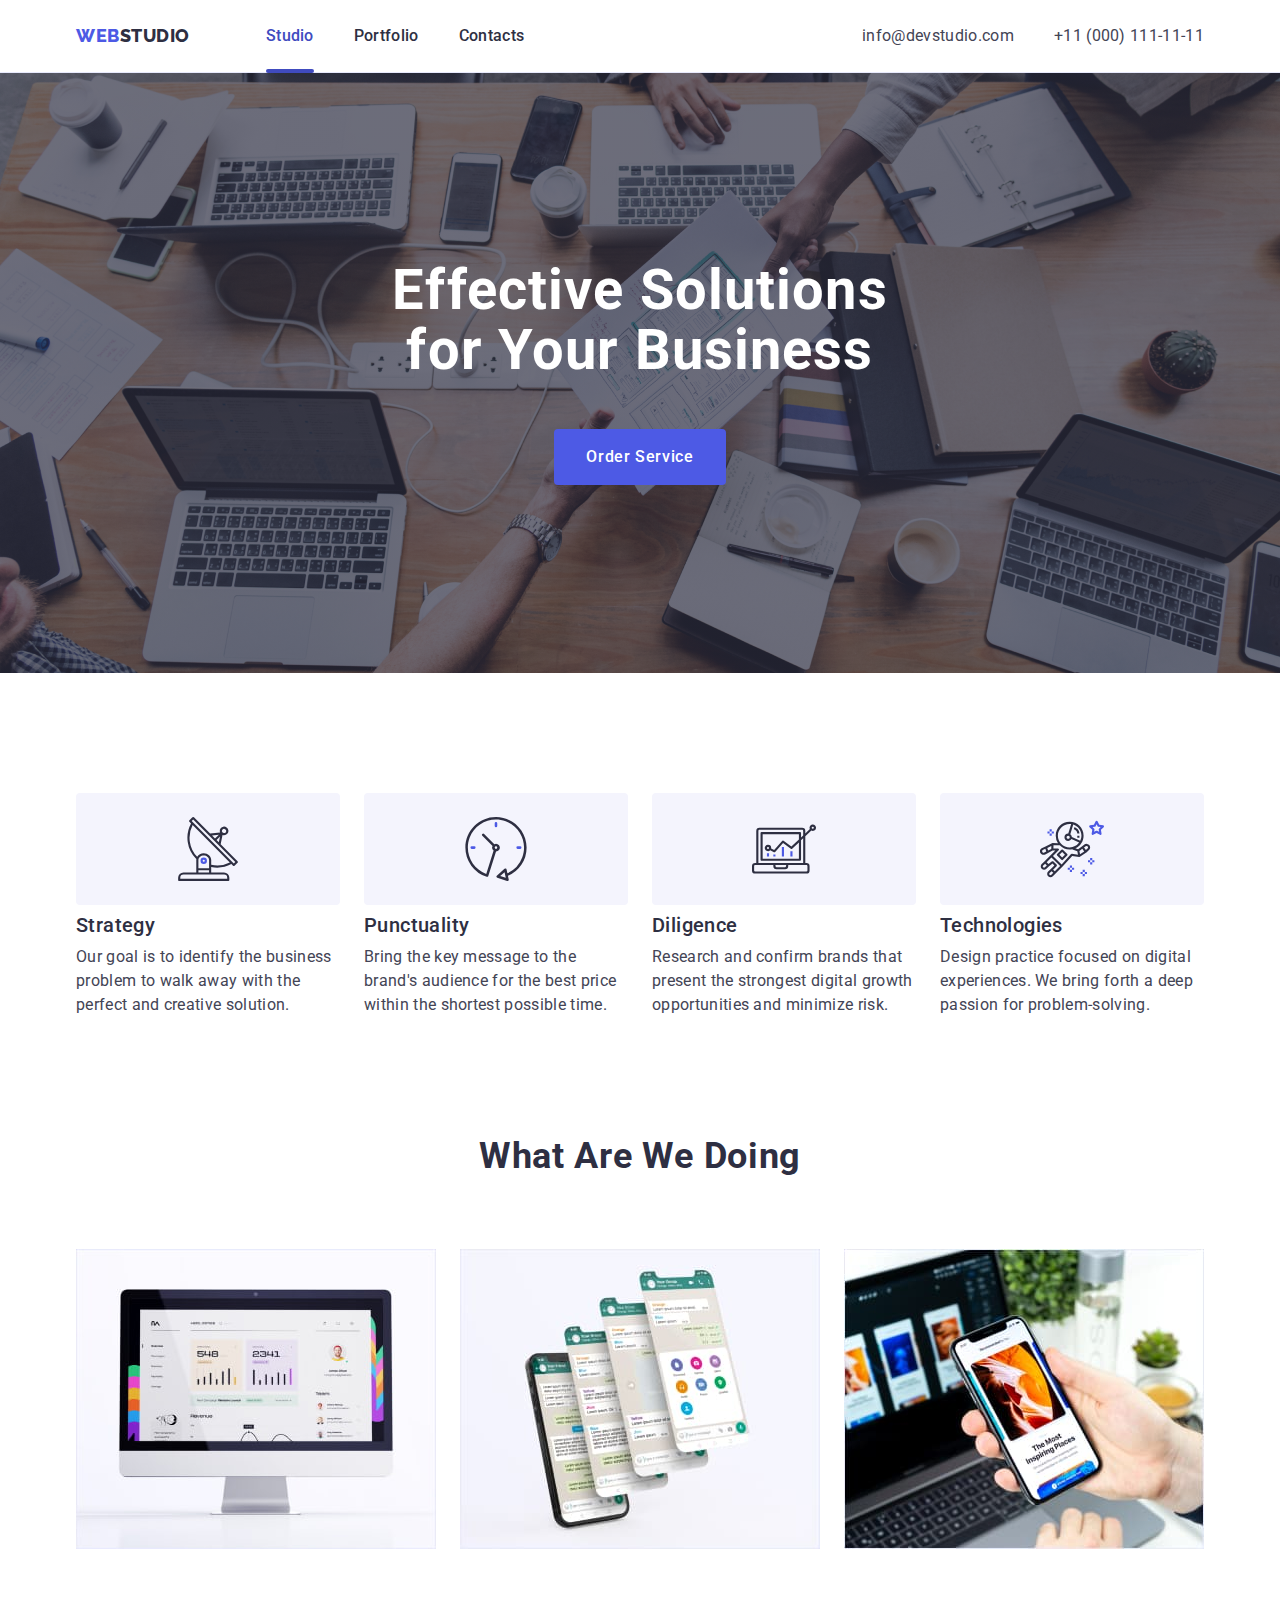
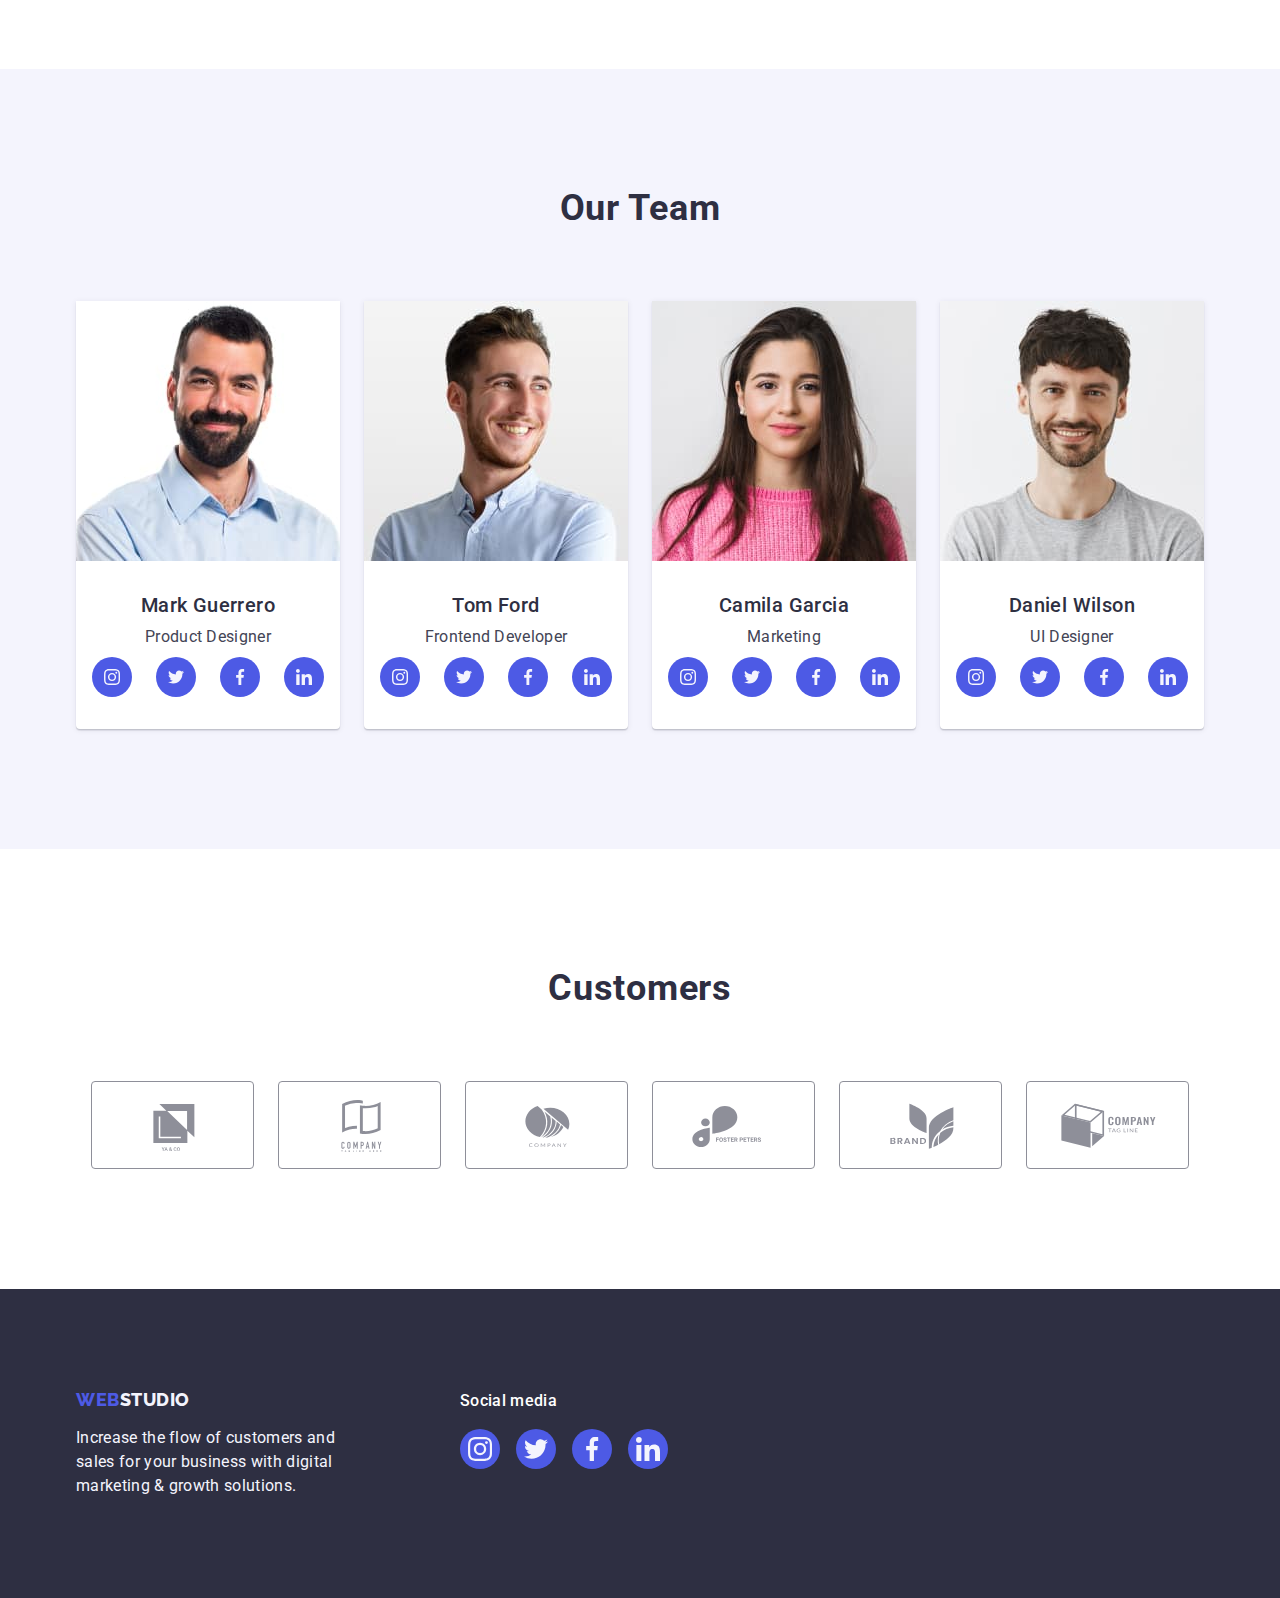
<file: index.html>
<!DOCTYPE html>
<html lang="en">
  <head>
    <meta charset="UTF-8" />
    <meta http-equiv="X-UA-Compatible" content="IE=edge" />
    <meta name="viewport" content="width=device-width, initial-scale=1.0" />
    <link rel="preconnect" href="https://fonts.googleapis.com" />
    <link rel="preconnect" href="https://fonts.gstatic.com" crossorigin />
    <link
      href="https://fonts.googleapis.com/css2?family=Montserrat:wght@400;700&family=Raleway:wght@800&family=Roboto+Mono:ital@1&family=Roboto:wght@400;500;700;900&family=Tangerine:wght@700&display=swap"
      rel="stylesheet"
    />
    <!-- Normalize -->
    <link
      rel="stylesheet"
      href="https://cdn.jsdelivr.net/npm/modern-normalize@2.0.0/modern-normalize.min.css"
    />
    <title>WebStudio</title>
    <link rel="stylesheet" href="./css/styles.css" />
  </head>
  <body class="body">
    <!-- Header -->
    <header class="header">
      <div class="header-container container">
        <nav class="header-nav list">
          <a class="logo link" href="./index.html">
            Web<span class="logo-span-dark">Studio</span>
          </a>
          <ul class="header-list list">
            <li class="header-item">
              <a class="header-item-id active link" href="./index.html"
                >Studio</a
              >
            </li>
            <li class="header-item">
              <a class="header-item-id link" href="./portfolio.html"
                >Portfolio</a
              >
            </li>
            <li class="header-item">
              <a class="header-item-id link" href="">Contacts</a>
            </li>
          </ul>
        </nav>
        <address class="header-adress">
          <ul class="header-contacts list">
            <li class="header-contacts-list link">
              <a
                class="header-contacts-link link"
                href="mailto:info@devstudio.com"
                >info@devstudio.com</a
              >
            </li>
            <li class="header-contacts-list link">
              <a class="header-contacts-link link" href="tel:+110001111111"
                >+11 (000) 111-11-11</a
              >
            </li>
          </ul>
        </address>
      </div>
    </header>
    <!-- Main -->
    <main class="main">
      <!-- Hero section -->
      <section class="section hero">
        <div class="hero-container container">
          <h1 class="hero-title">Effective Solutions for Your Business</h1>
          <button class="hero-btn" type="button" data-modal-open>
            Order Service
          </button>
        </div>
      </section>

      <!-- Features -->
      <section class="section features">
        <div class="container">
          <h2 class="features-title visually-hidden">Features</h2>
          <ul class="features-list list card-set">
            <li class="features-item card-set-item">
              <div class="icon-form">
                <svg class="icon" width="64" height="64">
                  <use href="./images/icons.svg#icon-antenna"></use>
                </svg>
              </div>
              <h3 class="features-item-title">Strategy</h3>
              <p class="features-item-text">
                Our goal is to identify the business problem to walk away with
                the perfect and creative solution.
              </p>
            </li>
            <li class="features-item card-set-item">
              <div class="icon-form">
                <svg class="icon" width="64" height="64">
                  <use href="./images/icons.svg#icon-clock"></use>
                </svg>
              </div>

              <h3 class="features-item-title">Punctuality</h3>
              <p class="features-item-text">
                Bring the key message to the brand's audience for the best price
                within the shortest possible time.
              </p>
            </li>
            <li class="features-item card-set-item">
              <div class="icon-form">
                <svg class="icon" width="64" height="64">
                  <use href="./images/icons.svg#icon-diagram"></use>
                </svg>
              </div>
              <h3 class="features-item-title">Diligence</h3>
              <p class="features-item-text">
                Research and confirm brands that present the strongest digital
                growth opportunities and minimize risk.
              </p>
            </li>
            <li class="features-item card-set-item">
              <div class="icon-form">
                <svg class="icon" width="64" height="64">
                  <use href="./images/icons.svg#icon-astronaut"></use>
                </svg>
              </div>
              <h3 class="features-item-title">Technologies</h3>
              <p class="features-item-text">
                Design practice focused on digital experiences. We bring forth a
                deep passion for problem-solving.
              </p>
            </li>
          </ul>
        </div>
      </section>
      <!-- What we do -->
      <section class="section product">
        <div class="container">
          <h2 class="product-title">What are we doing</h2>
          <ul class="product-list list card-set">
            <li class="product-item card-set-item">
              <img
                class="product-img"
                src="./images/monitor.jpg"
                alt="monitor"
                width="360"
                height="300"
              />
            </li>
            <li class="product-item card-set-item">
              <img
                class="product-img"
                src="./images/cascade.jpg"
                alt="cascade of websites above the smartphone"
                width="360"
                height="300"
              />
            </li>
            <li class="product-item card-set-item">
              <img
                class="product-img"
                src="./images/smartphone.jpg"
                alt="smartphone in hand"
                width="360"
                height="300"
              />
            </li>
          </ul>
        </div>
      </section>
      <!-- Our team -->
      <section class="section team">
        <div class="container">
          <h2 class="team-title">Our Team</h2>
          <ul class="team-list list card-set">
            <li class="team-faces card-set-item">
              <img
                class="team-photo"
                src="./images/our-team/mark.jpg"
                alt="A bearded man in a light shirt.Smiling and looks straight ahead"
                width="264"
                height="260"
              />
              <div class="team-name-pos">
                <h3 class="team-names">Mark Guerrero</h3>
                <p class="team-faces-position">Product Designer</p>

                <ul class="soc-list list">
                  <li class="soc-item">
                    <a href="" class="soc-link" aria-label="instagram">
                      <svg class="soc-icon" width="16" height="16">
                        <use href="./images/images.svg#icon-instagram"></use>
                      </svg>
                    </a>
                  </li>
                  <li class="soc-item">
                    <a href="" class="soc-link" aria-label="twitter">
                      <svg class="soc-icon" width="16" height="16">
                        <use href="./images/images.svg#icon-twitter"></use>
                      </svg>
                    </a>
                  </li>
                  <li class="soc-item">
                    <a href="" class="soc-link" aria-label="facebook">
                      <svg class="soc-icon" width="16" height="16">
                        <use href="./images/images.svg#icon-facebook"></use>
                      </svg>
                    </a>
                  </li>
                  <li class="soc-item">
                    <a href="" class="soc-link" aria-label="linkedin">
                      <svg class="soc-icon" width="16" height="16">
                        <use href="./images/images.svg#icon-linkedin"></use>
                      </svg>
                    </a>
                  </li>
                </ul>
              </div>
            </li>
            <li class="team-faces card-set-item">
              <img
                class="team-photo"
                src="./images/our-team/tom.jpg"
                alt="A bearded man in a light shirt.Smiling and looks to the right"
                width="264"
                height="260"
              />
              <div class="team-name-pos">
                <h3 class="team-names">Tom Ford</h3>
                <p class="team-faces-position">Frontend Developer</p>

                <ul class="soc-list list">
                  <li class="soc-item">
                    <a href="" class="soc-link" aria-label="instagram">
                      <svg class="soc-icon" width="16" height="16">
                        <use href="./images/images.svg#icon-instagram"></use>
                      </svg>
                    </a>
                  </li>
                  <li class="soc-item">
                    <a href="" class="soc-link" aria-label="instagram">
                      <svg class="soc-icon" width="16" height="16">
                        <use href="./images/images.svg#icon-twitter"></use>
                      </svg>
                    </a>
                  </li>
                  <li class="soc-item">
                    <a href="" class="soc-link" aria-label="instagram">
                      <svg class="soc-icon" width="16" height="16">
                        <use href="./images/images.svg#icon-facebook"></use>
                      </svg>
                    </a>
                  </li>
                  <li class="soc-item">
                    <a href="" class="soc-link" aria-label="instagram">
                      <svg class="soc-icon" width="16" height="16">
                        <use href="./images/images.svg#icon-linkedin"></use>
                      </svg>
                    </a>
                  </li>
                </ul>
              </div>
            </li>
            <li class="team-faces card-set-item">
              <img
                class="team-photo"
                src="./images/our-team/camilla.jpg"
                alt="A dark-haired girl in a pink sweater is smiling. She looks straight ahead "
                width="264"
                height="260"
              />
              <div class="team-name-pos">
                <h3 class="team-names">Camila Garcia</h3>
                <p class="team-faces-position">Marketing</p>

                <ul class="soc-list list">
                  <li class="soc-item">
                    <a href="" class="soc-link" aria-label="instagram">
                      <svg class="soc-icon" width="16" height="16">
                        <use href="./images/images.svg#icon-instagram"></use>
                      </svg>
                    </a>
                  </li>
                  <li class="soc-item">
                    <a href="" class="soc-link" aria-label="instagram">
                      <svg class="soc-icon" width="16" height="16">
                        <use href="./images/images.svg#icon-twitter"></use>
                      </svg>
                    </a>
                  </li>
                  <li class="soc-item">
                    <a href="" class="soc-link" aria-label="instagram">
                      <svg class="soc-icon" width="16" height="16">
                        <use href="./images/images.svg#icon-facebook"></use>
                      </svg>
                    </a>
                  </li>
                  <li class="soc-item">
                    <a href="" class="soc-link" aria-label="instagram">
                      <svg class="soc-icon" width="16" height="16">
                        <use href="./images/images.svg#icon-linkedin"></use>
                      </svg>
                    </a>
                  </li>
                </ul>
              </div>
            </li>
            <li class="team-faces card-set-item">
              <img
                class="team-photo"
                src="./images/our-team/daniel.jpg"
                alt="A bearded man in a light t-shirt.Smiling and looks straight ahead"
                width="264"
                height="260"
              />
              <div class="team-name-pos">
                <h3 class="team-names">Daniel Wilson</h3>
                <p class="team-faces-position">UI Designer</p>

                <ul class="soc-list list">
                  <li class="soc-item">
                    <a href="" class="soc-link" aria-label="instagram">
                      <svg class="soc-icon" width="16" height="16">
                        <use href="./images/images.svg#icon-instagram"></use>
                      </svg>
                    </a>
                  </li>
                  <li class="soc-item">
                    <a href="" class="soc-link" aria-label="instagram">
                      <svg class="soc-icon" width="16" height="16">
                        <use href="./images/images.svg#icon-twitter"></use>
                      </svg>
                    </a>
                  </li>
                  <li class="soc-item">
                    <a href="" class="soc-link" aria-label="instagram">
                      <svg class="soc-icon" width="16" height="16">
                        <use href="./images/images.svg#icon-facebook"></use>
                      </svg>
                    </a>
                  </li>
                  <li class="soc-item">
                    <a href="" class="soc-link" aria-label="instagram">
                      <svg class="soc-icon" width="16" height="16">
                        <use href="./images/images.svg#icon-linkedin"></use>
                      </svg>
                    </a>
                  </li>
                </ul>
              </div>
            </li>
          </ul>
        </div>
      </section>
      <!-- Customers -->
      <section class="section customers">
        <div class="customers-container container">
          <h2 class="customers-title">Customers</h2>
          <ul class="customers-list list">
            <li class="customers-item">
              <a href="" class="customers-link" aria-label="Logo 1">
                <svg class="customers-icon" width="104" height="56">
                  <use href="./images/images.svg#icon-logo_1"></use>
                </svg>
              </a>
            </li>
            <li class="customers-item">
              <a href="" class="customers-link" aria-label="Logo 2">
                <svg class="customers-icon" width="104" height="56">
                  <use href="./images/images.svg#icon-logo_2"></use>
                </svg>
              </a>
            </li>
            <li class="customers-item">
              <a href="" class="customers-link" aria-label="Logo 3">
                <svg class="customers-icon" width="104" height="56">
                  <use href="./images/images.svg#icon-logo_3"></use>
                </svg>
              </a>
            </li>
            <li class="customers-item">
              <a href="" class="customers-link" aria-label="Logo 4">
                <svg class="customers-icon" width="104" height="56">
                  <use href="./images/images.svg#icon-logo_4"></use>
                </svg>
              </a>
            </li>
            <li class="customers-item">
              <a href="" class="customers-link" aria-label="Logo 5">
                <svg class="customers-icon" width="104" height="56">
                  <use href="./images/images.svg#icon-logo_5"></use>
                </svg>
              </a>
            </li>
            <li class="customers-item">
              <a href="" class="customers-link" aria-label="Logo 6">
                <svg class="customers-icon" width="104" height="56">
                  <use href="./images/images.svg#icon-logo_6"></use>
                </svg>
              </a>
            </li>
          </ul>
        </div>
      </section>
    </main>
    <!-- Footer -->
    <footer class="footer">
      <div class="footer-container container">
        <div class="footer-logo-text">
          <a class="footer-logo logo link" href="./index.html"
            >Web<span class="logo-span-light">Studio</span>
          </a>
          <p class="footer-text">
            Increase the flow of customers and sales for your business with
            digital marketing & growth solutions.
          </p>
        </div>

        <div class="footer-soc-net">
          <p class="sm-title">Social media</p>
          <ul class="footer-soc-list list">
            <li class="footer-soc-item">
              <a href="" class="footer-soc-link" aria-label="instagram">
                <svg class="footer-soc-icon" width="24" height="24">
                  <use href="./images/images.svg#icon-instagram"></use>
                </svg>
              </a>
            </li>
            <li class="footer-soc-item">
              <a href="" class="footer-soc-link" aria-label="twitter">
                <svg class="footer-soc-icon" width="24" height="24">
                  <use href="./images/images.svg#icon-twitter"></use>
                </svg>
              </a>
            </li>
            <li class="footer-soc-item">
              <a href="" class="footer-soc-link" aria-label="facebook">
                <svg class="footer-soc-icon" width="24" height="24">
                  <use href="./images/images.svg#icon-facebook"></use>
                </svg>
              </a>
            </li>
            <li class="footer-soc-item">
              <a href="" class="footer-soc-link" aria-label="linkedin">
                <svg class="footer-soc-icon" width="24" height="24">
                  <use href="./images/images.svg#icon-linkedin"></use>
                </svg>
              </a>
            </li>
          </ul>
        </div>
      </div>
    </footer>
    <!-- Modal window -->
    <div class="backdrop is-hidden" data-modal>
      <div class="modal">
        <button type="button" class="modal-btn" data-modal-close>
          <svg class="modal-icon" width="8" height="8">
            <use href="./images/icons.svg#x-close"></use>
          </svg>
        </button>
      </div>
    </div>
    <script src="./js/modal.js"></script>
  </body>
</html>
</file>
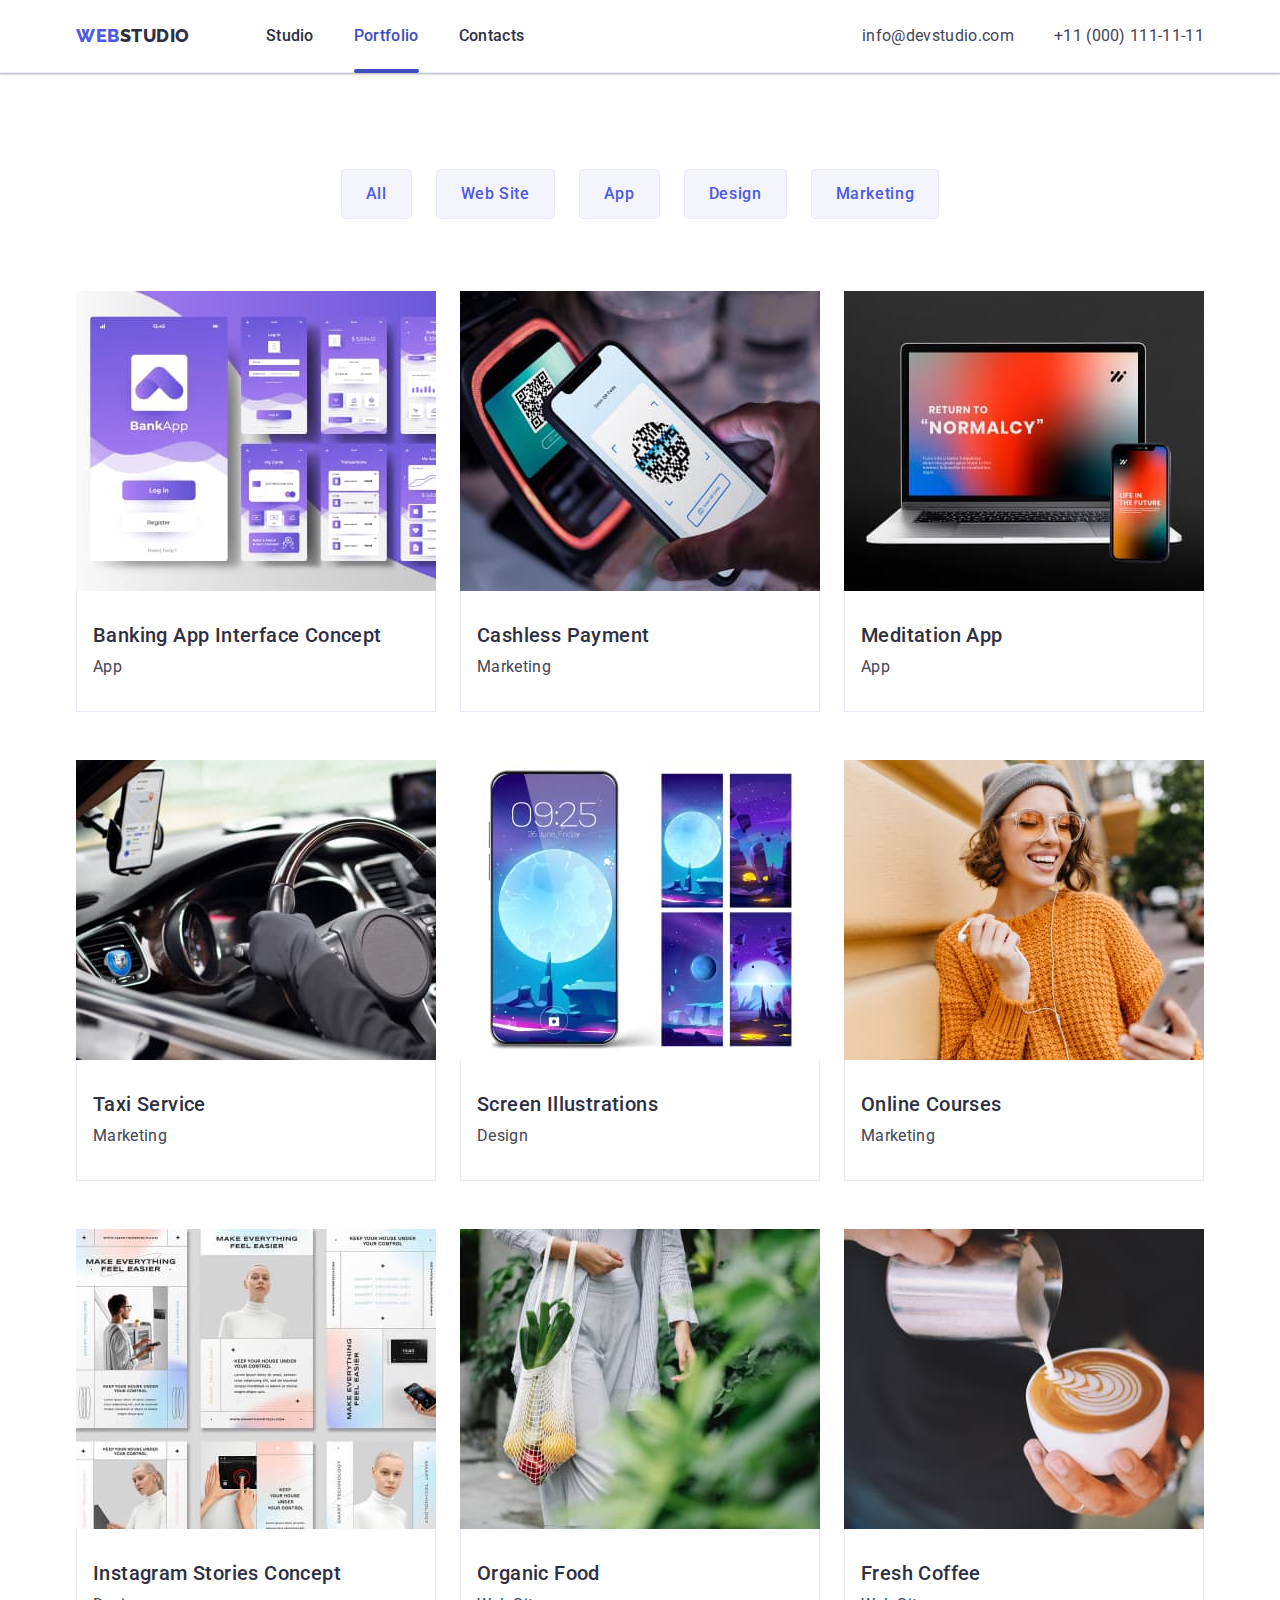
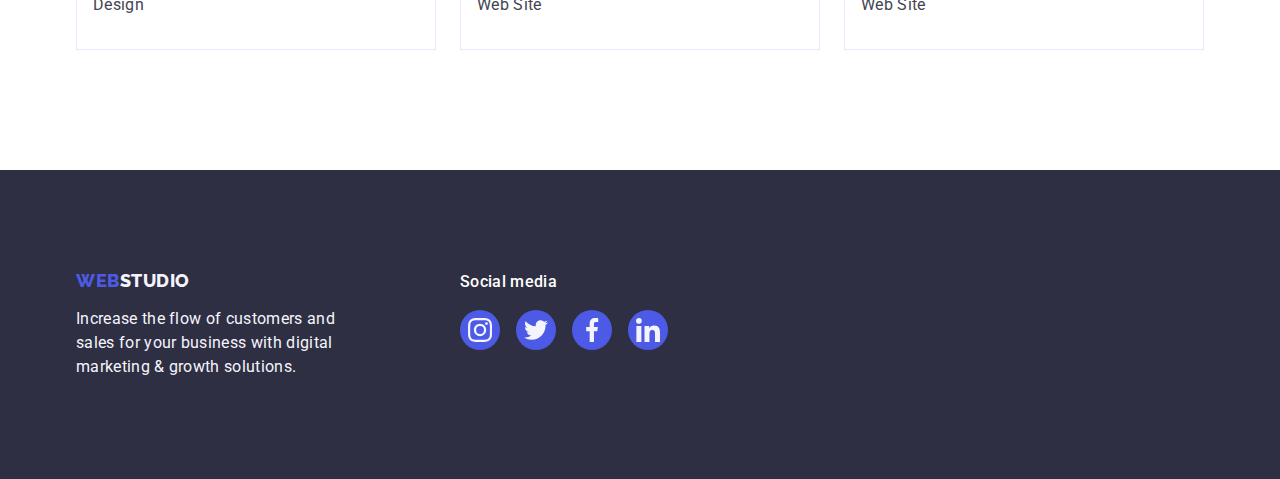
<file: portfolio.html>
<!DOCTYPE html>
<html lang="en">
  <head>
    <meta charset="UTF-8" />
    <meta http-equiv="X-UA-Compatible" content="IE=edge" />
    <meta name="viewport" content="width=device-width, initial-scale=1.0" />
    <!-- Fonts -->
    <link rel="preconnect" href="https://fonts.googleapis.com" />
    <link rel="preconnect" href="https://fonts.gstatic.com" crossorigin />
    <link
      href="https://fonts.googleapis.com/css2?family=Montserrat:wght@400;700&family=Raleway:wght@800&family=Roboto+Mono:ital@1&family=Roboto:wght@400;500;700;900&family=Tangerine:wght@700&display=swap"
      rel="stylesheet"
    />
    <!-- Normalize -->
    <link
      rel="stylesheet"
      href="https://cdn.jsdelivr.net/npm/modern-normalize@2.0.0/modern-normalize.min.css"
    />

    <title>WebStudio</title>
    <link href="./css/styles.css" rel="stylesheet" />
  </head>
  <body class="body">
    <!-- Header -->
    <header class="header">
      <div class="header-container container">
        <nav class="header-nav list">
          <a class="logo link" href="./index.html">
            Web<span class="logo-span-dark">Studio</span>
          </a>
          <ul class="header-list list">
            <li class="header-item">
              <a class="header-item-id link" href="./index.html">Studio</a>
            </li>
            <li class="header-item">
              <a class="header-item-id active link" href="./portfolio.html"
                >Portfolio</a
              >
            </li>
            <li class="header-item">
              <a class="header-item-id link" href="">Contacts</a>
            </li>
          </ul>
        </nav>
        <address class="header-adress">
          <ul class="header-contacts list">
            <li class="header-contacts-list link">
              <a
                class="header-contacts-link link"
                href="mailto:info@devstudio.com"
                >info@devstudio.com</a
              >
            </li>
            <li class="header-contacts-list link">
              <a class="header-contacts-link link" href="tel:+110001111111"
                >+11 (000) 111-11-11</a
              >
            </li>
          </ul>
        </address>
      </div>
    </header>
    <!-- Portfolio main  -->
    <main class="main">
      <section class="section portfolio">
        <div class="container">
          <h1 class="pf-title visually-hidden">Portfolio</h1>
          <!--Portfolio buttons -->
          <ul class="pf-list list">
            <li class="pf-item">
              <button class="pf-btn" type="button">All</button>
            </li>
            <li class="pf-item">
              <button class="pf-btn" type="button">Web Site</button>
            </li>
            <li class="pf-item">
              <button class="pf-btn" type="button">App</button>
            </li>
            <li class="pf-item">
              <button class="pf-btn" type="button">Design</button>
            </li>
            <li class="pf-item">
              <button class="pf-btn" type="button">Marketing</button>
            </li>
          </ul>
          <!-- Porfolio links -->
          <ul class="pf-links list card-set">
            <li class="pf-info card-set-item">
              <a class="pf-info-links link" href="./portfolio.html"
                ><div class="pf-img-wrapper">
                  <img
                    class="pf-img"
                    src="./images/Portfolio-links/banking.jpg"
                    alt="Picnures of banking apps"
                    width="360"
                    height="300"
                  />

                  <p class="overlay overlay-text">
                    14 Stylish and User-Friendly App Design Concepts · Task
                    Manager App · Calorie Tracker App · Exotic Fruit Ecommerce
                    App · Cloud Storage App
                  </p>
                </div>
                <div class="pf-subtext">
                  <h2 class="pf-subtitle">Banking App Interface Concept</h2>
                  <p class="pf-text">App</p>
                </div>
              </a>
            </li>
            <li class="pf-info card-set-item">
              <a class="pf-info-links link" href="./portfolio.html"
                ><div class="pf-img-wrapper">
                  <img
                    class="pf-img"
                    src="./images/Portfolio-links/cashless.jpg"
                    alt="Phone scanning QR-code"
                    width="360"
                    height="300"
                  />

                  <p class="overlay overlay-text">
                    14 Stylish and User-Friendly App Design Concepts · Task
                    Manager App · Calorie Tracker App · Exotic Fruit Ecommerce
                    App · Cloud Storage App
                  </p>
                </div>

                <div class="pf-subtext">
                  <h2 class="pf-subtitle">Cashless Payment</h2>
                  <p class="pf-text">Marketing</p>
                </div>
              </a>
            </li>
            <li class="pf-info card-set-item">
              <a class="pf-info-links link" href="./portfolio.html">
                <div class="pf-img-wrapper">
                  <img
                    class="pf-img"
                    src="./images/Portfolio-links/meditation.jpg"
                    alt="Notebook and smartphone"
                    width="360"
                    height="300"
                  />

                  <p class="overlay overlay-text">
                    14 Stylish and User-Friendly App Design Concepts · Task
                    Manager App · Calorie Tracker App · Exotic Fruit Ecommerce
                    App · Cloud Storage App
                  </p>
                </div>
                <div class="pf-subtext">
                  <h2 class="pf-subtitle">Meditation App</h2>
                  <p class="pf-text">App</p>
                </div>
              </a>
            </li>
            <li class="pf-info card-set-item">
              <a class="pf-info-links link" href="./portfolio.html">
                <div class="pf-img-wrapper">
                  <img
                    class="pf-img"
                    src="./images/Portfolio-links/taxi.jpg"
                    alt="Hand on steering wheel"
                    width="360"
                    height="300"
                  />

                  <p class="overlay overlay-text">
                    14 Stylish and User-Friendly App Design Concepts · Task
                    Manager App · Calorie Tracker App · Exotic Fruit Ecommerce
                    App · Cloud Storage App
                  </p>
                </div>
                <div class="pf-subtext">
                  <h2 class="pf-subtitle">Taxi Service</h2>
                  <p class="pf-text">Marketing</p>
                </div>
              </a>
            </li>
            <li class="pf-info card-set-item">
              <a class="pf-info-links link" href="./portfolio.html">
                <div class="pf-img-wrapper">
                  <img
                    class="pf-img"
                    src="./images/Portfolio-links/screen.jpg"
                    alt="Different looks of smartphone pages"
                    width="360"
                    height="300"
                  />

                  <p class="overlay overlay-text">
                    14 Stylish and User-Friendly App Design Concepts · Task
                    Manager App · Calorie Tracker App · Exotic Fruit Ecommerce
                    App · Cloud Storage App
                  </p>
                </div>
                <div class="pf-subtext">
                  <h2 class="pf-subtitle">Screen Illustrations</h2>
                  <p class="pf-text">Design</p>
                </div>
              </a>
            </li>
            <li class="pf-info card-set-item">
              <a class="pf-info-links link" href="./portfolio.html"
                ><div class="pf-img-wrapper">
                  <img
                    class="pf-img"
                    src="./images/Portfolio-links/online.jpg"
                    alt="Smiling girl in glasses"
                    width="360"
                    height="300"
                  />

                  <p class="overlay overlay-text">
                    14 Stylish and User-Friendly App Design Concepts · Task
                    Manager App · Calorie Tracker App · Exotic Fruit Ecommerce
                    App · Cloud Storage App
                  </p>
                </div>
                <div class="pf-subtext">
                  <h2 class="pf-subtitle">Online Courses</h2>
                  <p class="pf-text">Marketing</p>
                </div>
              </a>
            </li>
            <li class="pf-info card-set-item">
              <a class="pf-info-links link" href="./portfolio.html"
                ><div class="pf-img-wrapper">
                  <img
                    class="pf-img"
                    src="./images/Portfolio-links/insta.jpg"
                    alt="A few pages from insagram"
                    width="360"
                    height="300"
                  />

                  <p class="overlay overlay-text">
                    14 Stylish and User-Friendly App Design Concepts · Task
                    Manager App · Calorie Tracker App · Exotic Fruit Ecommerce
                    App · Cloud Storage App
                  </p>
                </div>
                <div class="pf-subtext">
                  <h2 class="pf-subtitle">Instagram Stories Concept</h2>
                  <p class="pf-text">Design</p>
                </div>
              </a>
            </li>
            <li class="pf-info card-set-item">
              <a class="pf-info-links link" href="./portfolio.html"
                ><div class="pf-img-wrapper">
                  <img
                    class="pf-img"
                    src="./images/Portfolio-links/organic.jpg"
                    alt="Girl holding the bag wsth vegetables"
                    width="360"
                    height="300"
                  />

                  <p class="overlay overlay-text">
                    14 Stylish and User-Friendly App Design Concepts · Task
                    Manager App · Calorie Tracker App · Exotic Fruit Ecommerce
                    App · Cloud Storage App
                  </p>
                </div>
                <div class="pf-subtext">
                  <h2 class="pf-subtitle">Organic Food</h2>
                  <p class="pf-text">Web Site</p>
                </div>
              </a>
            </li>
            <li class="pf-info card-set-item">
              <a class="pf-info-links link" href="./portfolio.html"
                ><div class="pf-img-wrapper">
                  <img
                    class="pf-img"
                    src="./images/Portfolio-links/fresh.jpg"
                    alt="Making coffee"
                    width="360"
                    height="300"
                  />

                  <p class="overlay overlay-text">
                    14 Stylish and User-Friendly App Design Concepts · Task
                    Manager App · Calorie Tracker App · Exotic Fruit Ecommerce
                    App · Cloud Storage App
                  </p>
                </div>
                <div class="pf-subtext">
                  <h2 class="pf-subtitle">Fresh Coffee</h2>
                  <p class="pf-text">Web Site</p>
                </div>
              </a>
            </li>
          </ul>
        </div>
      </section>
    </main>
    <!-- Footer -->
    <footer class="footer">
      <div class="footer-container container">
        <div class="footer-logo-text">
          <a class="footer-logo logo link" href="./index.html"
            >Web<span class="logo-span-light">Studio</span>
          </a>
          <p class="footer-text">
            Increase the flow of customers and sales for your business with
            digital marketing & growth solutions.
          </p>
        </div>

        <div class="footer-soc-net">
          <p class="sm-title">Social media</p>
          <ul class="footer-soc-list list">
            <li class="footer-soc-item">
              <a href="" class="footer-soc-link" aria-label="instagram">
                <svg class="footer-soc-icon" width="24" height="24">
                  <use href="./images/images.svg#icon-instagram"></use>
                </svg>
              </a>
            </li>
            <li class="footer-soc-item">
              <a href="" class="footer-soc-link" aria-label="twitter">
                <svg class="footer-soc-icon" width="24" height="24">
                  <use href="./images/images.svg#icon-twitter"></use>
                </svg>
              </a>
            </li>
            <li class="footer-soc-item">
              <a href="" class="footer-soc-link" aria-label="facebook">
                <svg class="footer-soc-icon" width="24" height="24">
                  <use href="./images/images.svg#icon-facebook"></use>
                </svg>
              </a>
            </li>
            <li class="footer-soc-item">
              <a href="" class="footer-soc-link" aria-label="linkedin">
                <svg class="footer-soc-icon" width="24" height="24">
                  <use href="./images/images.svg#icon-linkedin"></use>
                </svg>
              </a>
            </li>
          </ul>
        </div>
      </div>
    </footer>
  </body>
</html>
</file>
<file: css/styles.css>
body {
  font-family: 'Roboto', sans-serif;
  background-color: var(--background-light);
  color: var(--main-text-color);
}
/* Common clases */

.container {
  width: 1158px;
  margin-right: auto;
  margin-left: auto;
  padding-right: 15px;
  padding-left: 15px;
}

.section {
}

.logo {
  font-family: 'Raleway', sans-serif;
  font-style: normal;
  font-weight: 800;
  font-size: 18px;
  line-height: 1.17;
  letter-spacing: 0.03em;
  color: #4d5ae5;
  text-transform: uppercase;
  margin-right: 76px;
  margin-bottom: px;
  display: inline-block;
}

.card-set {
  display: flex;
  flex-wrap: wrap;
  row-gap: var(--indent-horisontal);
  column-gap: var(--indent-vertical);
}
.card-set-item {
  width: calc(
    (100% - (var(--items)-1) * var(--indent-vertical)) / var(--items)
  );
}
.icon-form {
  display: flex;
  align-items: center;
  width: 264px;
  height: 112px;
  margin-bottom: 8px;
  border-radius: 4px;
  background-color: #f4f4fd;
  justify-content: center;
}

.icon {
}

/* Reset */

h1,
h2,
h3,
h4,
h5,
h6,
p {
  margin: 0;
}
ul {
  margin: 0;
  padding: 0;
}

img {
  display: block;
}

.link {
  text-decoration: none;
}
.list {
  list-style: none;
}

:root {
  --background-dark: #2e2f42;
  --background-light: #ffffff;
  --main-tittle-color: #2e2f42;
  --main-text-color: #434455;
  --text-light-color: #ffffff;
  --items: 1;
  --indent-vertical: 24px;
  --indent-horisontal: 48px;
}

/* Header styles */

.header {
  border-bottom: 1px solid #e7e9fc;
  box-shadow: 0px 2px 1px rgba(46, 47, 66, 0.08),
    0px 1px 1px rgba(46, 47, 66, 0.16), 0px 1px 6px rgba(46, 47, 66, 0.08);
}

.header-container {
  display: flex;
  align-items: center;
  justify-content: space-between;
}

.header-nav {
  display: flex;
  align-items: center;
  font-style: normal;
  font-weight: 500;
  font-size: 16px;
  line-height: 1.5;
  letter-spacing: 0.02em;
  color: var(--main-tittle-color);
}

.logo-span-dark {
  color: var(--main-tittle-color);
}

.header-list {
  display: flex;
  list-style: none;
  gap: 40px;
}

.header-item {
}

.header-item-id {
  position: relative;
  font-weight: 500;
  font-size: 16px;
  line-height: 1.5;
  letter-spacing: 0.02em;
  color: #2e2f42;
  padding: 24px 0;
  display: block;

  transition-property: color;
  transition-duration: 250ms;
  transition-timing-function: cubic-bezier(0.4, 0, 0.2, 1);
}
.active {
  color: #404bbf;
}

.header-item-id.active::after {
  content: '';
  position: absolute;
  bottom: 0;
  left: 0;
  display: block;
  width: 100%;
  height: 4px;
  background-color: #404bbf;
  border-radius: 2px;
  bottom: -1px;
}

.header-item-id:hover,
.header-item-id:focus {
  color: #404bbf;
}

.header-adress {
  display: flex;
  font-style: normal;
}

.header-contacts {
  display: flex;
  align-items: center;
  gap: 40px;
  list-style: none;
}

.header-contacts-list {
}

.header-contacts-link {
  font-style: normal;
  font-weight: 400;
  font-size: 16px;
  line-height: 1.5;
  letter-spacing: 0.02em;
  color: var(--main-text-color);
  transition-property: color;
  transition-duration: 250ms;
  transition-timing-function: cubic-bezier(0.4, 0, 0.2, 1);
}

.header-contacts-link:hover,
.header-contacts-link:focus {
  color: #404bbf;
}

/* Hero styles */

.hero {
  background-color: #2e2f42;
  padding-top: 188px;
  padding-bottom: 188px;
  background-image: linear-gradient(
      rgba(46, 47, 66, 0.7),
      rgba(46, 47, 66, 0.7)
    ),
    url(../images/hero-img.jpg);
  background-repeat: no-repeat;
  background-position: center;
  background-size: cover;
  max-width: 1440px;
  margin: 0 auto;
}

.hero-container {
}

.hero-title {
  font-weight: 700;
  font-size: 56px;
  line-height: 1.07;
  text-align: center;
  letter-spacing: 0.02em;
  color: var(--text-light-color);
  height: 120px;
  margin-bottom: 48px;
  max-width: 496px;
  margin-left: auto;
  margin-right: auto;
}

.hero-btn {
  font-size: 16px;
  line-height: 1.5;
  letter-spacing: 0.04em;
  font-weight: 500;
  background-color: #4d5ae5;
  color: var(--text-light-color);
  cursor: pointer;
  display: block;
  padding: 16px 32px;
  /* align-items: center; */
  min-width: 169px;
  height: 56px;
  border: none;
  border-radius: 4px;
  margin: auto;
  transition-property: background-color;
  transition-duration: 250ms;
  transition-timing-function: cubic-bezier(0.4, 0, 0.2, 1);
}

.hero-btn:hover,
.hero-btn:focus {
  background-color: #404bbf;
}

/* Features styles */

.features {
  padding: 120px 0;
}

.features-title {
  font-weight: 500;
  font-size: 20px;
  line-height: 1.2;
  letter-spacing: 0.02em;
  color: var(--main-tittle-color);
  visibility: hidden;
}
.visually-hidden {
  position: absolute;
  width: 1px;
  height: 1px;
  margin: -1px;
  border: 0;
  padding: 0;

  white-space: nowrap;
  clip-path: inset(100%);
  clip: rect(0 0 0 0);
  overflow: hidden;
}

.features-list {
  display: flex;
  justify-content: space-between;
  gap: 24px;
  --items: 4;
}

.features-item {
  width: 264px;
}

.features-item-title {
  font-weight: 500;
  font-size: 20px;
  line-height: 1.2;
  letter-spacing: 0.02em;
  color: var(--main-tittle-color);
  margin-bottom: 8px;
}

.features-item-text {
  font-weight: 400;
  font-size: 16px;
  line-height: 1.5;
  letter-spacing: 0.02em;
}

/* Product styles */

.product {
  padding-bottom: 120px;
}

.product-title {
  font-weight: 700;
  font-size: 36px;
  line-height: 1.11;
  text-align: center;
  text-transform: capitalize;
  letter-spacing: 0.02em;
  color: var(--main-tittle-color);
  margin-bottom: 72px;
}

.product-list {
  display: flex;
  justify-content: space-between;
  gap: px;
  --items: 3;
}

.product-item {
}

.product-img {
  width: 360px;
  height: 300px;
}

/* Team styles */

.team {
  background-color: #f4f4fd;
  padding: 120px 0;
}

.team-title {
  font-weight: 700;
  font-size: 36px;
  line-height: 1.11;
  text-align: center;
  text-transform: capitalize;
  letter-spacing: 0.02em;
  color: var(--main-tittle-color);
  margin-bottom: 72px;
}

.team-list {
  display: flex;
  justify-content: space-between;
  --items: 4;
  gap: 24px;
}

.team-faces {
  background-color: var(--background-light);
  text-align: center;
  border-radius: 0 0 4px 4px;
  box-shadow: 0px 2px 1px 0px rgba(46, 47, 66, 0.08),
    0px 1px 1px 0px rgba(46, 47, 66, 0.16),
    0px 1px 6px 0px rgba(46, 47, 66, 0.08);
}

.team-photo {
}

.team-names {
  font-weight: 500;
  font-size: 20px;
  line-height: 1.2;
  letter-spacing: 0.02em;
  color: var(--main-tittle-color);
  margin-bottom: 8px;
  text-align: center;
}

.team-name-pos {
  padding: 32px 0;
}

.team-faces-position {
  font-weight: 400;
  font-size: 16px;
  line-height: 1.5;
  letter-spacing: 0.02em;
  text-align: center;
  margin-bottom: 8px;
}

.soc-net {
  padding: 32px 0;
}
.soc-list {
  display: flex;
  gap: 24px;
  justify-content: center;
}

.soc-item {
  width: 40px;
  height: 40px;
}
.soc-link {
  width: 100%;
  height: 100%;
  background-color: #4d5ae5;
  border-radius: 50%;
  display: flex;
  justify-content: center;
  align-items: center;
  transition: background-color 250ms cubic-bezier(0.4, 0, 0.2, 1);
}

.soc-link:hover,
.soc-link:focus {
  background-color: #404bbf;
}

.soc-icon {
  width: 16px;
  height: 16px;
  fill: #f4f4fd;
}

/* Footer styles*/

.footer {
  background-color: var(--background-dark);
  padding-top: 100px;
  padding-bottom: 100px;
}

.footer-container {
  align-items: baseline;
  display: flex;
}
.footer-logo {
  margin-bottom: 16px;
  margin-right: unset;
}

.footer-logo-text {
  margin-right: 120px;
}

.logo-span-light {
  color: #f4f4fd;
}

.footer-text {
  font-size: 16px;
  line-height: 1.5;
  letter-spacing: 0.02em;
  color: #f4f4fd;

  width: 264px;
}
.sm-title {
  margin-bottom: 16px;
  color: #fff;

  font-size: 16px;
  font-weight: 500;
  line-height: 24px;
  letter-spacing: 0.32px;
}

.footer-soc-net {
  display: flex;

  flex-direction: column;
  width: 208px;
  height: 80px;
}

.footer-soc-list {
  display: flex;
  justify-content: center;
  gap: 16px;
}
.footer-soc-item {
  width: 40px;
  height: 40px;
  border-radius: 50%;
}

.footer-soc-link {
  width: 100%;
  height: 100%;

  display: flex;
  align-items: center;
  justify-content: center;
  background-color: #4d5ae5;
  border-radius: 50%;

  transition: background-color 250ms cubic-bezier(0.4, 0, 0.2, 1);
}

.footer-soc-link:hover,
.footer-soc-link:focus {
  background-color: #31d0aa;
}

.footer-soc-icon {
  fill: #f4f4fd;
  width: 24px;
  height: 24px;
}

/* Portfolio styles */

.main {
}

.portfolio {
  padding-top: 96px;
  padding-bottom: 120px;
}

.pf-title {
  visibility: hidden;
}

.pf-list {
  display: flex;
  justify-content: center;
  margin-bottom: 72px;
  gap: 24px;
}

.pf-item {
}

.pf-btn {
  font-weight: 500;
  background-color: #f4f4fd;
  color: #4d5ae5;
  cursor: pointer;
  line-height: 1.5;
  letter-spacing: 0.04em;
  border: 1px solid #e7e9fc;
  border-radius: 4px;
  padding: 12px 24px;
  transition: color 250ms cubic-bezier(0.4, 0, 0.2, 1),
    background-color 250ms cubic-bezier(0.4, 0, 0.2, 1),
    border-color 250ms cubic-bezier(0.4, 0, 0.2, 1),
    box-shadow 250ms cubic-bezier(0.4, 0, 0.2, 1);
}
.pf-btn:hover,
.pf-btn:focus {
  background-color: #404bbf;
  color: var(--text-light-color);
  border: 1px solid transparent;
  box-shadow: 0px 2px 2px 0px rgba(0, 0, 0, 0.12),
    0px 2px 1px 0px rgba(0, 0, 0, 0.08), 0px 3px 1px 0px rgba(0, 0, 0, 0.1);
}
.pf-links {
  display: flex;
  flex-wrap: wrap;
  --items: 3;
  --indent-vertical: 24px;
  --indent-horisontal: 48px;
  justify-content: space-between;
}

.pf-img-wrapper {
  position: relative;
  overflow: hidden;
}

.pf-info {
}

.pf-info:hover,
.pf-info:focus {
  box-shadow: 0px 2px 1px 0px rgba(46, 47, 66, 0.08),
    0px 1px 1px 0px rgba(46, 47, 66, 0.16),
    0px 1px 6px 0px rgba(46, 47, 66, 0.08);
}

.pf-info-links {
  transition-property: box-shadow;
  transition-duration: 250ms;
  transition-timing-function: cubic-bezier(0.4, 0, 0.2, 1);
  display: block;
}
.pf-info-links:hover .overlay-text {
  transform: translateY(0%);
  box-shadow: 0px 1px 6px rgba(46, 47, 66, 0.08),
    0px 1px 1px rgba(46, 47, 66, 0.16), 0px 2px 1px rgba(46, 47, 66, 0.08);
}
.pf-info-links:focus,
.pf-info-links:hover {
  box-shadow: 0px 1px 6px rgba(46, 47, 66, 0.08),
    0px 1px 1px rgba(46, 47, 66, 0.16), 0px 2px 1px rgba(46, 47, 66, 0.08);
}
.pf-img {
  width: 360px;
  height: 300px;
}

.pf-subtitle {
  font-style: normal;
  font-weight: 500;
  font-size: 20px;
  line-height: 1.2;
  letter-spacing: 0.02em;
  color: var(--main-tittle-color);
  margin-bottom: 8px;
}

.pf-text {
  font-weight: 400;
  font-size: 16px;
  line-height: 1.5;
  letter-spacing: 0.02em;
  color: var(--main-text-color);
}
.pf-subtext {
  border: 1px solid #e7e9fc;
  border-top: none;
  padding: 32px 16px;
}

/* Customers */

.customers {
  padding: 120px 0 120px;
}
.customers-container {
  width: 1128px;
  height: 200px;
}

.customers-title {
  color: var(--main-tittle-color);
  text-align: center;
  font-size: 36px;
  font-weight: 700;
  line-height: 1.11;
  letter-spacing: 0.72px;
  text-transform: capitalize;
  margin-bottom: 72px;
}
.customers-list {
  display: flex;
  justify-content: center;
  gap: 24px;
}
.list {
}
.customers-item {
  width: calc((100% - 120px) / 6);
}
.customers-link {
  display: flex;
  width: 100%;
  height: 88px;
  justify-content: center;
  align-items: center;
  color: #8e8f99;
  border: 1px solid rgba(142, 143, 153, 1);
  border-radius: 4px;

  transition: border-color 250ms cubic-bezier(0.4, 0, 0.2, 1),
    color 250ms cubic-bezier(0.4, 0, 0.2, 1);
}
.customers-icon {
  fill: currentColor;
  transition-property: fill;
  transition-duration: 250ms;
  transition-timing-function: cubic-bezier(0.4, 0, 0.2, 1);
}

.customers-link:hover {
  border-color: #404bbf;
  color: #404bbf;
}

.customers-link:focus {
  border-color: #404bbf;
  color: #404bbf;
}

/* customers-link:hover .customers-icon {
  /* fill: rgba(64, 75, 191, 1); */

/* Modal window styles */

.backdrop {
  position: fixed;
  top: 0;
  left: 0;
  width: 100%;
  height: 100%;
  background-color: rgba(46, 47, 66, 0.4);
  transition: opacity 250ms cubic-bezier(0.4, 0, 0.2, 1),
    visibility 250ms cubic-bezier(0.4, 0, 0.2, 1);
}

.is-hidden {
  opacity: 0;
  pointer-events: none;
  visibility: hidden;
}

.backdrop.is-hidden .modal {
  opacity: 0;
  transform: translateX(-50%) translateY(-70%);
}

.modal {
  position: absolute;

  top: 50%;
  left: 50%;

  transform: translateX(-50%) translateY(-50%);

  width: 408px;
  min-height: 584px;

  background-color: #fcfcfc;
  border-radius: 4px;
  transition: transform 250ms cubic-bezier(0.4, 0, 0.2, 1);
  box-shadow: 0px 2px 1px 0px rgba(0, 0, 0, 0.2),
    0px 1px 3px 0px rgba(0, 0, 0, 0.12), 0px 1px 1px 0px rgba(0, 0, 0, 0.14);
}

.modal-btn {
  position: absolute;
  top: 24px;
  right: 24px;

  width: 24px;
  height: 24px;

  padding: 0;
  cursor: pointer;
  display: flex;
  align-items: center;
  justify-content: center;

  transition: background-color 250ms cubic-bezier(0.4, 0, 0.2, 1),
    border 250ms cubic-bezier(0.4, 0, 0.2, 1);

  border: 1px solid rgba(0, 0, 0, 0.1);
  background: #e7e9fc;
  border-radius: 50%;
}

.modal-btn:hover,
.modal-btn:focus {
  background-color: #404bbf;
  border: none;
}
.modal-btn:hover .modal-icon,
.modal-btn:focus .modal-icon {
  fill: #ffffff;
}

.modal-icon {
  transition: fill 250ms cubic-bezier(0.4, 0, 0.2, 1);
  fill: var(--main-tittle-color);
}
.overlay {
  position: absolute;
  top: 0;
  left: 0;

  transform: translateY(100%);

  width: 100%;
  height: 100%;
  background-color: #4d5ae5;

  transition-property: transform;
  transition-duration: 250ms;
  transition-timing-function: cubic-bezier(0.4, 0, 0.2, 1);
}
.overlay-text {
  position: absolute;
  top: 0;
  left: 0;

  color: #f4f4fd;
  font-size: 16px;
  font-weight: 400;
  line-height: 1.5;
  letter-spacing: 0.02em;
  padding: 40px 32px;
  background-color: #4d5ae5;
  width: 100%;
  height: 100%;
  transform: translateY(100%);
  transition: transform 250ms cubic-bezier(0.4, 0, 0.2, 1);
}
</file>
